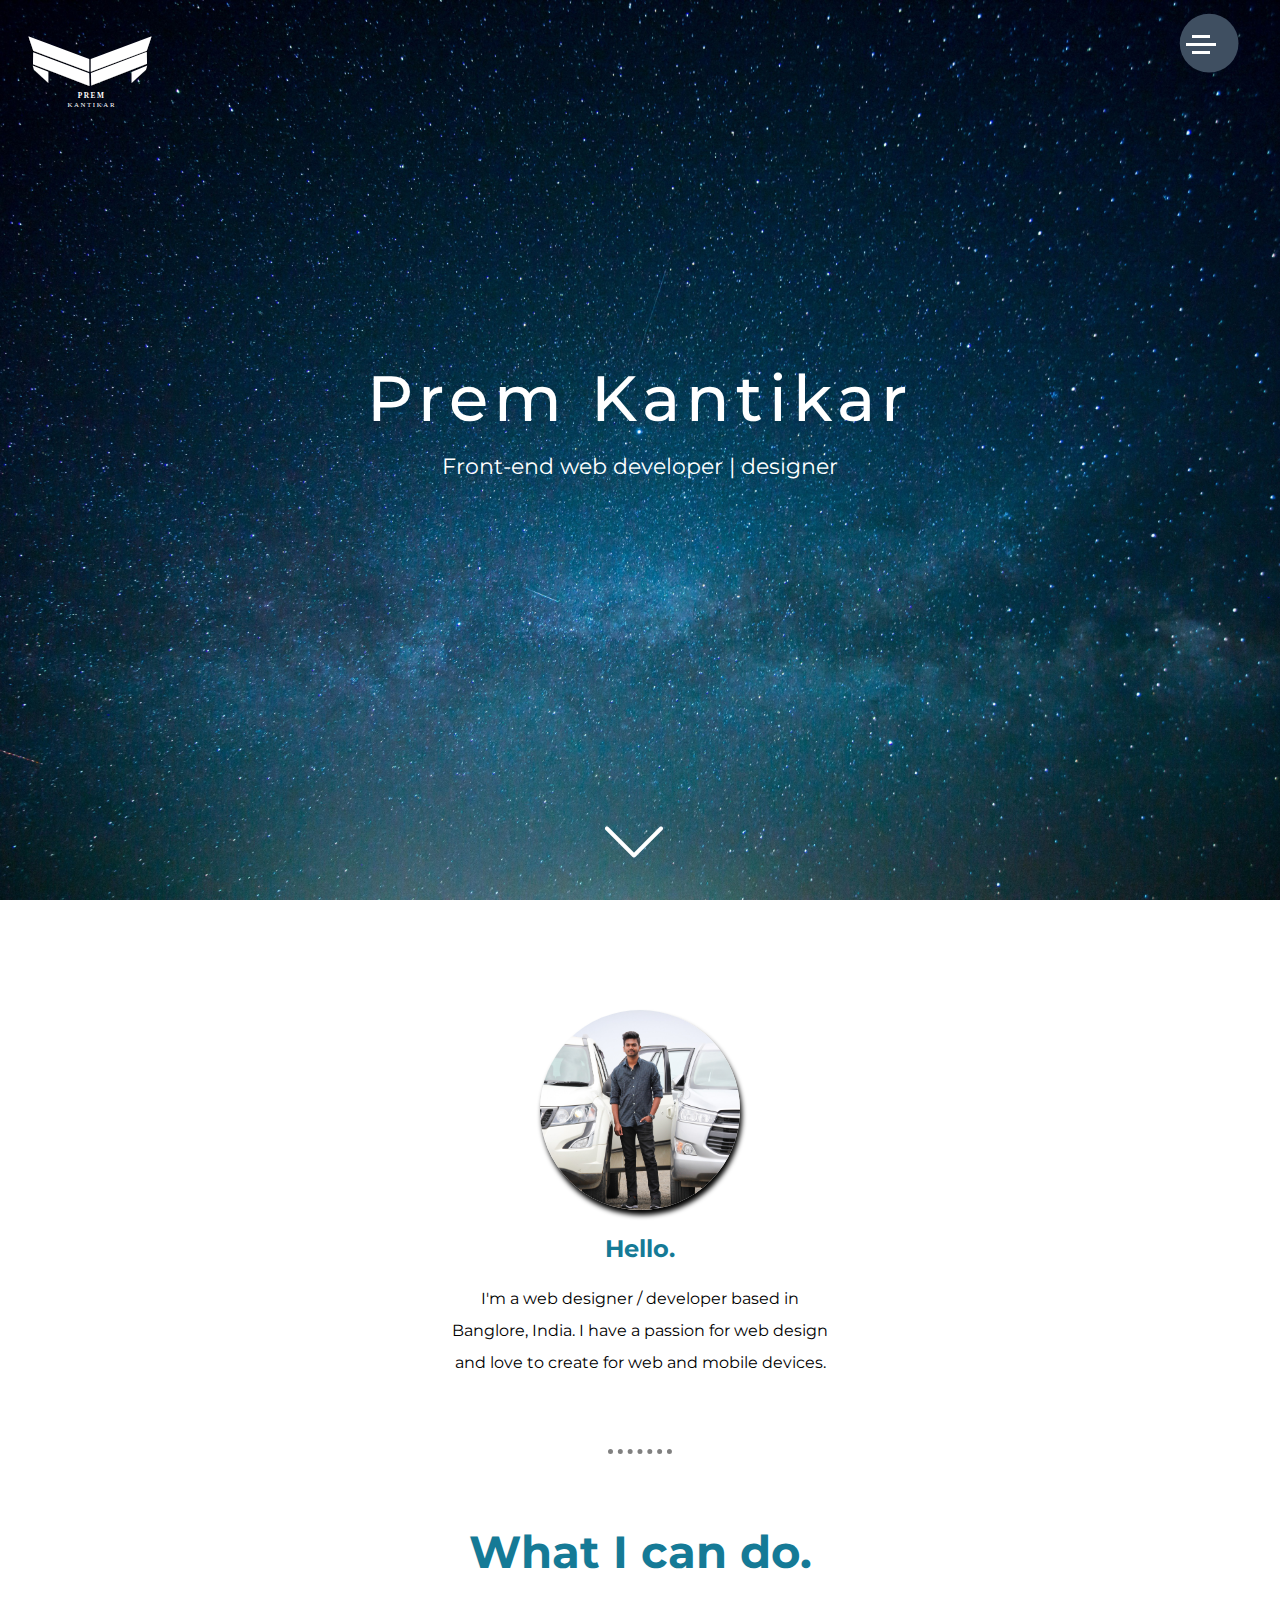
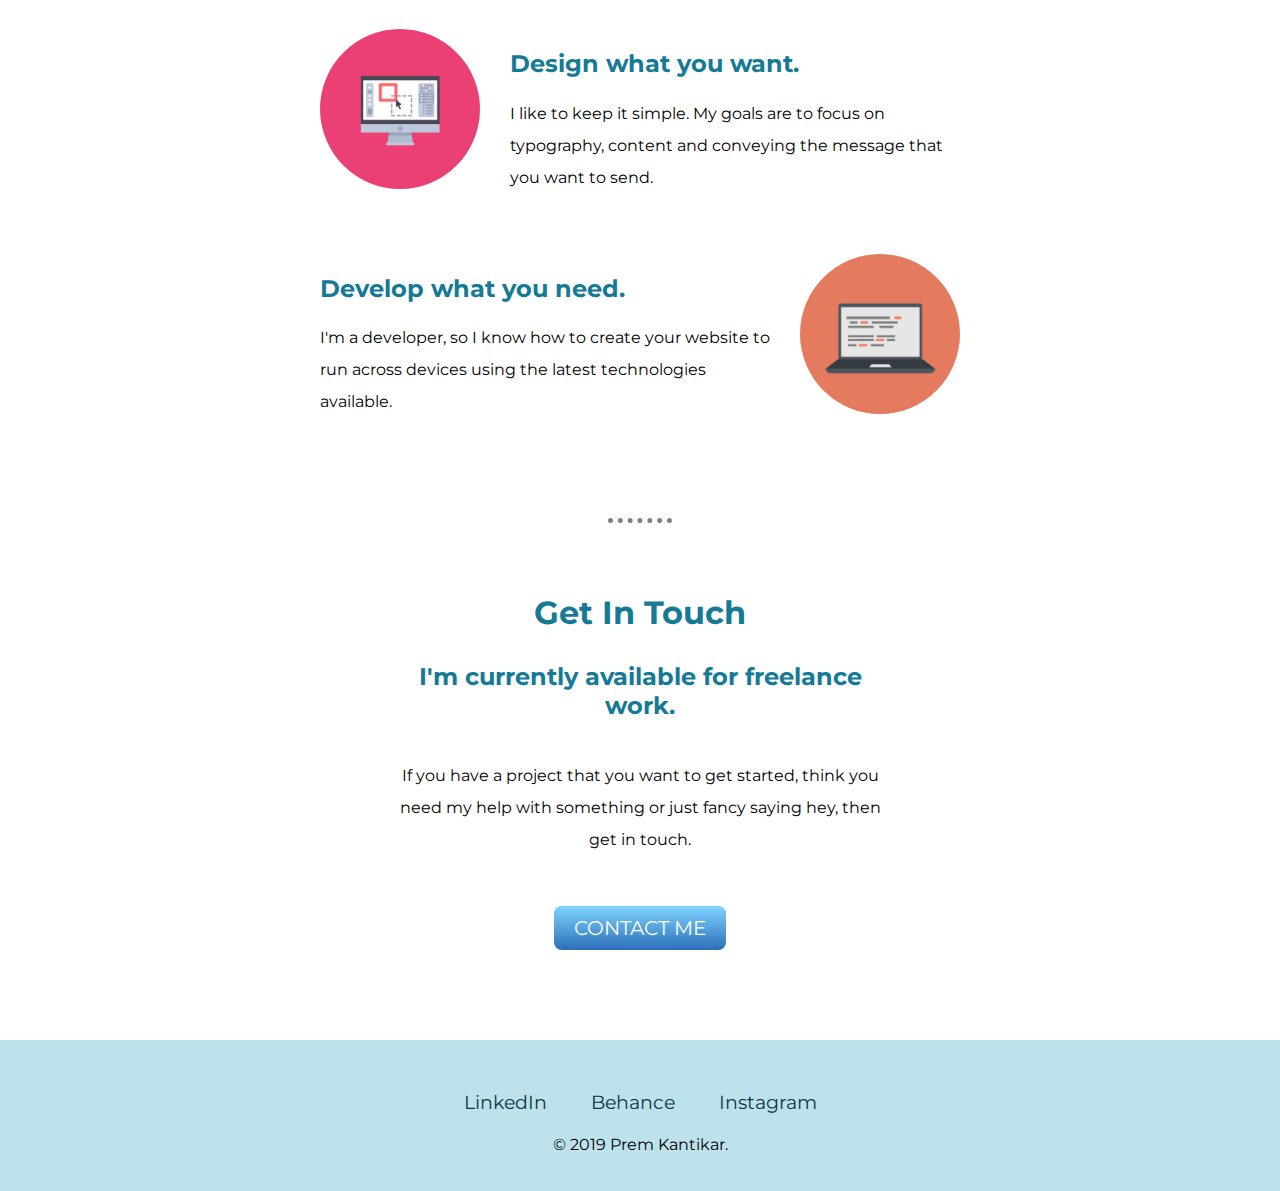
<file: index.html>
<!DOCTYPE html>
<html lang="en">
<head>
    <meta charset="UTF-8">
    <meta name="viewport" content="width=device-width,initial-scale=1.0">
    <meta http-equiv="X-UA-Compatible" content="IE=edge,chrome=1">
    <meta name="HandheldFriendly" content="true">
    <title>Prem Kantikar</title>
    <link rel="stylesheet" href="styles.css">
    <link rel="icon" href="favicon.ico">
    <link href="https://fonts.googleapis.com/css?family=Montserrat&display=swap" rel="stylesheet">
</head>
<body>
<nav>
    <ul id="main-menu">
        <li><a href="#">SERVICES</a></li>
        <li><a href="about.html">ABOUT</a></li>
        <li><a href="work.html">PORTFOLIO</a></li>
        <li><a href="resume.html">RESUME</a></li>
        <li><a href="#last">CONTACT</a></li>
    </ul>
  </nav>
    <div id="menu-toggle">
        <div class="bar short"></div>
        <div class="bar"></div>
        <div class="bar short"></div>
    </div>

    <div class="top">

    <img class="logo" src="CSS - My Site Images/Group 1.svg" alt="">

        <div class="main-text">
            <h1> Prem Kantikar</h1>
            <p class="main-subtitle"> Front-end web developer | designer</p>
          </div>
          <img class="arrow" src="CSS - My Site Images/down-arrow.png" alt="">
    </div>
    <div class="middle-container">
            <div class="profile">
              <img class="propic" src="CSS - My Site Images/pic2.jpeg" alt="profile picture">
              <h2>Hello.</h2>
              <p class="intro">I'm a web designer / developer based in Banglore, 
                India. I have a passion for web design and love to
                 create for web and mobile devices.
                </p>
            </div>
            <hr>
            <div class="skills">
              <h3 class="head3"> What I can do.</h3>
              <div class="skill-row">
                <img class="skilpic" src="CSS - My Site Images/comp1.png" alt="des pic 1">
               <!-- <img class="gif" src="https://media3.giphy.com/media/VekMOjAr9epPajV0pr/200w.webp?cid=790b76115d0d189a6e7456655928d393&rid=200w.webp" alt="">-->
                <h2>Design what you want.</h2>
                <p>I like to keep it simple. My goals are to focus on typography, content and conveying the message that you want to send.</p>
              </div>
              <div class="skill-row">
                <img class="chilli" src="CSS - My Site Images/computer.png" alt="des pic 2">
                <h2>Develop what you need.</h2>
                <p>I'm a developer, so I know how to create your website to run across devices using the latest technologies available.</p>
              </div>
            </div>
            <hr class="line2">
            <section id="last">
            <div class="contact-me">
              <h3 class="last">Get In Touch</h3>
              <h2 class="lasth3">I'm currently available for freelance work.</h2>
              <p class="low">If you have a project that you want to get started, think you need my help with something or just fancy saying hey, then get in touch.</p>
              
            </div>
            <a class="butn" href="mailto:prkantikar69@gmail.com">CONTACT ME</a>
          </div>
          
        
          
          <div class="bottom-container">
            <a class="footer-link" href="https://www.linkedin.com/in/prem-kantikar-849a28131/">LinkedIn</a>
            <a class="footer-link" href="https://www.behance.net/premkantikar">Behance</a>
            <a class="footer-link" href="https://www.instagram.com/premkantikar/">Instagram</a>
            <p class="foot">© 2019 Prem Kantikar.</p>
          </div>
        </section>
   <script src="app.js"></script>
</body>
</html>
</file>
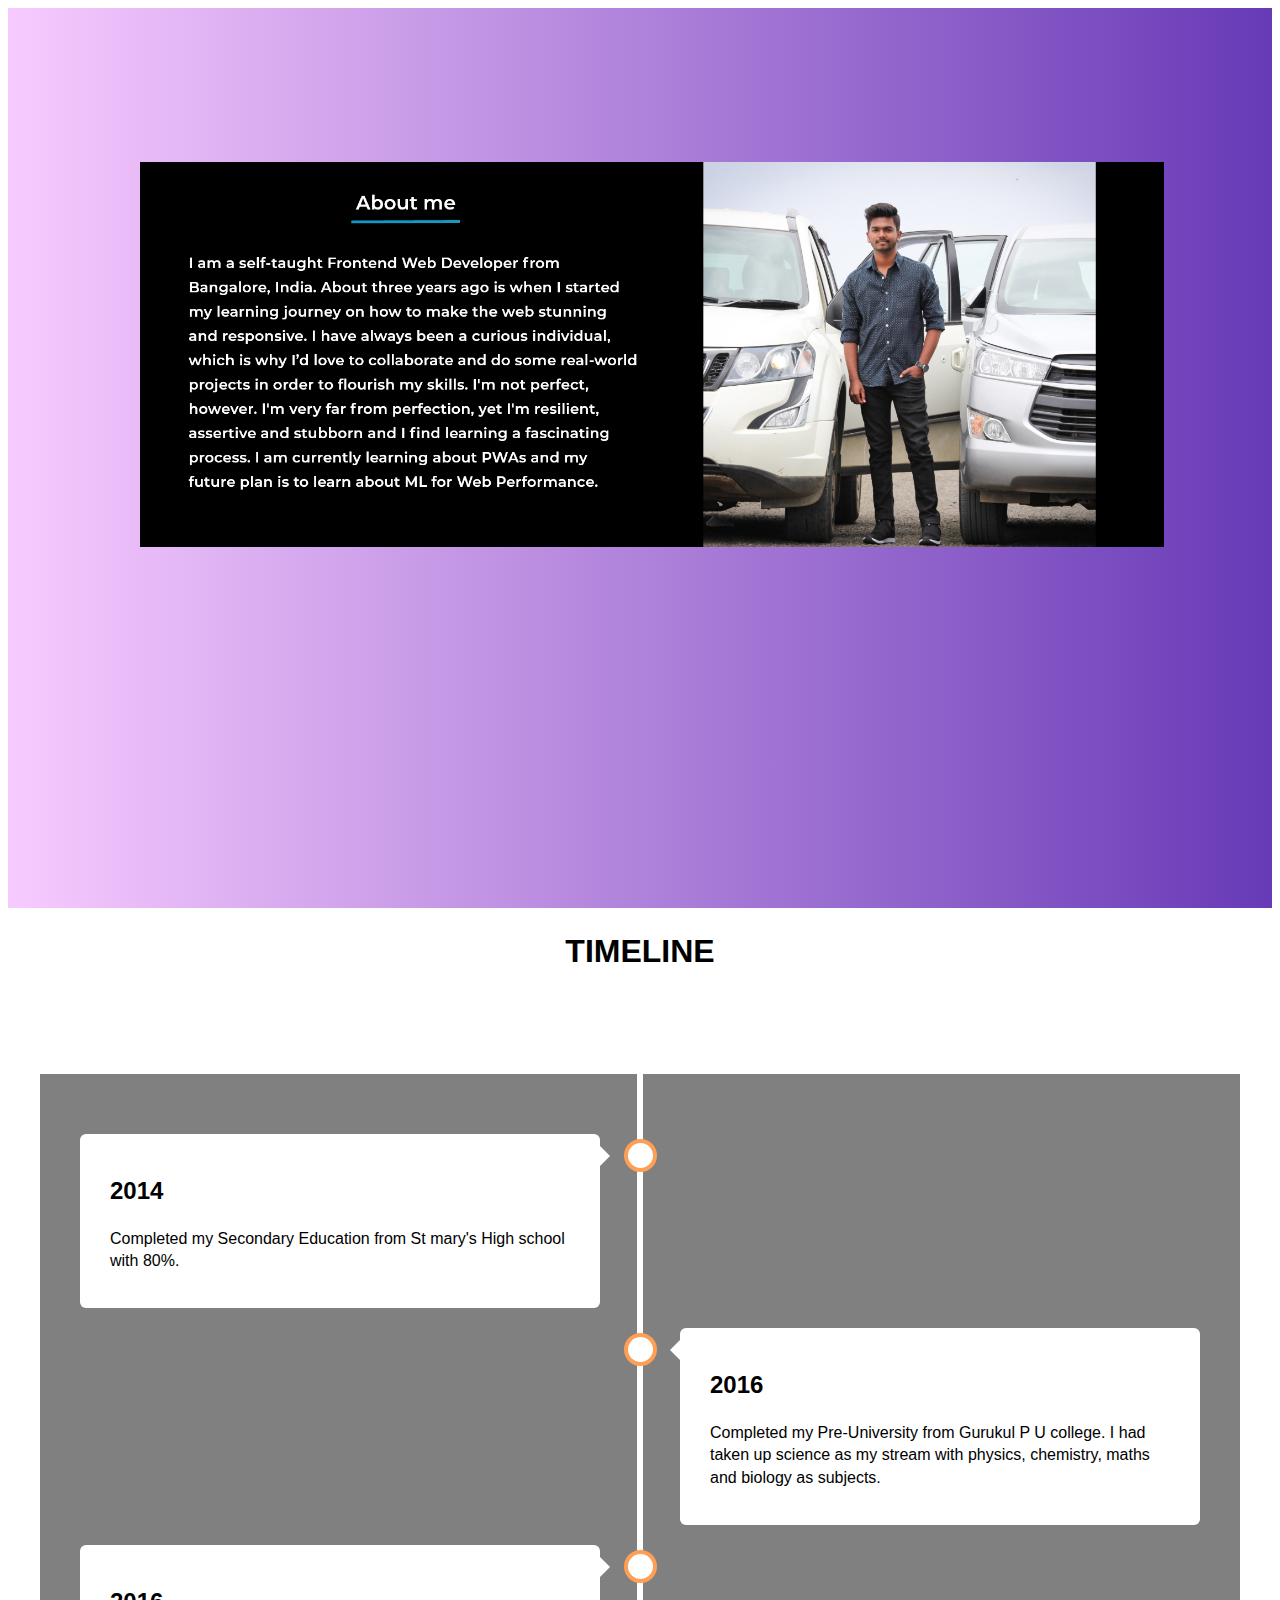
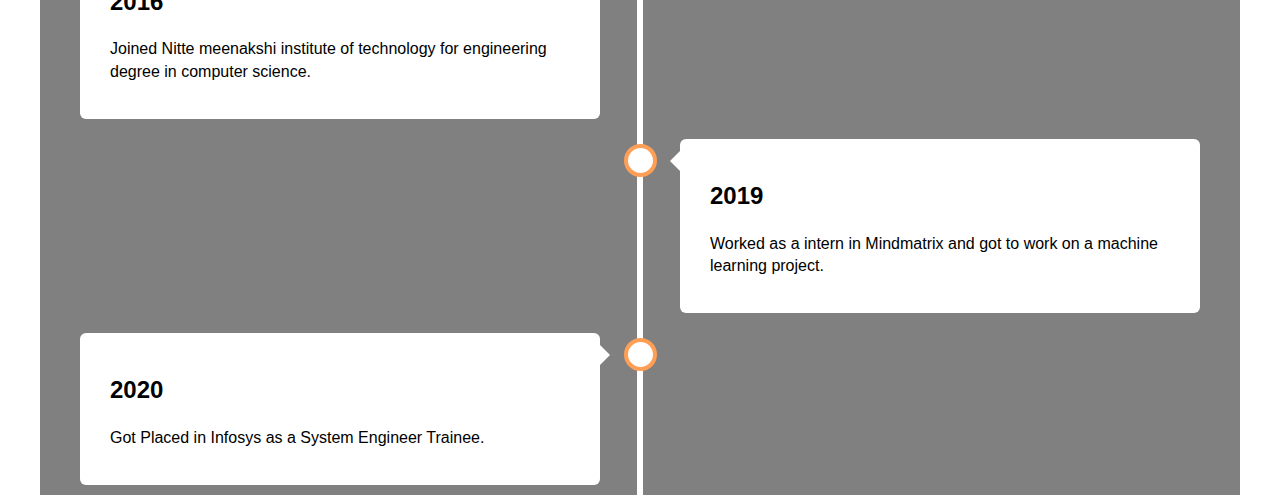
<file: about.html>
<!DOCTYPE html>
<html lang="en">
<head>
    <meta charset="UTF-8">
    <meta name="viewport" content="width=device-width, initial-scale=1.0">
    <meta http-equiv="X-UA-Compatible" content="ie=edge">
    <title>About</title>
    <link rel="stylesheet" href="about.css">
</head>
<body>

  <div class="cover">
  <section id="main">
    
    <div class="imagebox">
      <img src="CSS - My Site Images/Abt–11.jpg" class="abtimag" alt="">
    </div>
      
    
  </section>
</div>

<h1> TIMELINE </h1>
    
        <div class="timeline">
          
                <div class="container left">
                  <div class="content">
                    <h2>2014</h2>
                    <p>Completed my Secondary Education from St mary's High school with 80%.</p>
                  </div>
                </div>
                <div class="container right">
                  <div class="content">
                    <h2>2016</h2>
                    <p>Completed my Pre-University from Gurukul P U college. I had taken up science as my stream with physics, chemistry, maths and biology as subjects.</p>
                  </div>
                </div>
                <div class="container left">
                  <div class="content">
                    <h2>2016</h2>
                    <p> Joined Nitte meenakshi institute of technology for engineering degree in computer science.</p>
                  </div>
                </div>
                <div class="container right">
                  <div class="content">
                    <h2>2019</h2>
                    <p>Worked as a intern in Mindmatrix and got to work on a machine learning project.</p>
                  </div>
                </div>
                <div class="container left">
                  <div class="content">
                    <h2>2020</h2>
                    <p>Got Placed in Infosys as a System Engineer Trainee.</p>
                  </div>
                </div>
               
              </div>

</body>
</html>
</file>
<file: styles.css>
html{

    scroll-behavior: smooth;
}

body{
  margin: 0%;  
  height: 100%;
  width: 100%;
  text-align: center;
  font-family: 'Montserrat', sans-serif;
}

h1{
    color: #ffffff;
    
    font-size: 4rem;
    margin-top: 0;
    margin-bottom: .5rem;
    font-weight: 500;
    line-height: 1.2;
    letter-spacing: 6px;
}

.logo{
    position: absolute;
    left: 2%;
    width: 10%;
    height: 16%;
}

.arrow{
    position: absolute;
    top: 90%;
    left: 47%;
}

.main-text{
    animation: yourAnimation 1s forwards 2s ease-in;
}

@keyframes yourAnimation{
    0%{
        transform: rotate(0) translateY(-25px);
        opacity: 0;
        }
    100%{
        transform: rotate(0);
        opacity: 1;
        }
}


.main-subtitle{
    color: #fff;
    font-size: 22px;
    
}

nav{
    height: 10vh;
    background: #2c70b8;
    position: absolute;
}

li a{
    padding: 19px 10px;
}

#main-menu{
    list-style: none;
    display: flex;
    width: 50%;
    height: 100%;
    justify-content: space-around;
    align-items: center;
    margin-left: auto;
    margin-top: 0;
    position: fixed;
    background: #3f4f61;
    height: 100vh;
    width: 100%;
    flex-direction: column;
    z-index: 2;
    clip-path: circle(2.6% at 91.6% 4.8%);
    -webkit-clip-path: circle(2.6% at 91.6% 4.8%);
    transition: all .5s ease-out;
    
}

#main-menu.open{
    clip-path: circle(135% at 90% -10%);
    -webkit-clip-path: circle(135% at 90% -10%);
    opacity: 1;
}

#main-menu a{
    color: #ececec;
    background: transparent;
}
#menu-toggle{
    width: 30px;
    height: 20px;   
    float: right;
    margin-left: -30px;
    position: sticky;
    top: 5%;
    right: 5%;
    transform: translateY(-50%); 
    z-index: 2;
}

#menu-toggle .bar{
    display: block;    
    height: 3px;
    background-color: #fff;
    margin-bottom: 5px;
    transition: all .4s ease;
}

#menu-toggle .bar:last-child{
    margin-bottom: 0;
}

#menu-toggle .bar.short{
    width: 60%;
    margin-left: auto;
    margin-right: auto;
}

#menu-toggle:hover .bar.short{
    width: 100%;
}

.head3{
    margin-bottom: 50px;
    margin-top: 0;
    font-size: 45px;
    color: #157a96;
}


h2{
    color: #157a96;
}

a{
    color: #0c3946;
    text-decoration: none;
    margin: 10px 20px;
    font-size: 1.2em;
}

a:hover{
    color: black;
}
h3{
    font-size: 2em; 
    color: #157a96;
    margin-bottom: 30px;
    padding-top: 20px ;
}

hr{
    border-style: dotted none none;
    border-width: 5px;
    height: 0;
    width: 5%;
    border-color: grey;
    margin: 70px auto 50px;
}

.lasth3{
    padding-bottom: 20px;
}

.line2{
    margin-top: 40px;
}
p{
    margin: 0 0 10px;
    line-height: 2;
}


.intro{
    width: 30%;
    margin: auto;
}

.middle-container{
    margin: 100px 0;
    /*background-color: #f8f8f8;*/
}

.bottom-container{
    background-color: #bde2ec;
    padding: 50px 0 20px; 
}
.propic{
    margin-top: 10px;
    height: 200px;
    width: 200px;
    border-radius: 50%;
    box-shadow: 2px 5px 5px black; 
}


.chilli{
    width: 25%;
    float: right;
    margin-left: 30px;
    border-radius: 50%;
}
.skill-row{
    width: 50%;
    margin: 0px auto 100px auto;
    text-align: left;
    display: inline-block;
    margin-bottom: 50px;
}

.skilpic{
    width: 25%;
    float: left;
    margin-right: 30px;
    border-radius: 50%;
}



.top{
    min-height: 100vh;
    background-image: url("CSS - My Site Images/cd2.jpg");
    background-size: cover;
    background-attachment: fixed;
    background-position: center center;
}

.main-text{
    top: 40%;
    position: absolute;
    display: block;
    width: 100%;
    text-align: center;
}


.contact-me{
    width: 40%;
    margin: 40px auto 60px;
}

.foot{
    padding-top: 15px;
}

.butn {
    background: #7fd4ff;
    background-image: -webkit-linear-gradient(top, #7fd4ff, #2c70b8);
    background-image: -moz-linear-gradient(top, #7fd4ff, #2c70b8);
    background-image: -ms-linear-gradient(top, #7fd4ff, #2c70b8);
    background-image: -o-linear-gradient(top, #7fd4ff, #2c70b8);
    background-image: linear-gradient(to bottom, #7fd4ff, #2c70b8);
    -webkit-border-radius: 8;
    -moz-border-radius: 8;
    border-radius: 8px;
    font-family: 'Montserrat', sans-serif;
    color: #ffffff;
    font-size: 20px;
    padding: 10px 20px 10px 20px;
    text-decoration: none;
  }
  
  .butn:hover {
    background: #62f5c4;
    background-image: -webkit-linear-gradient(top, #62f5c4, #239972);
    background-image: -moz-linear-gradient(top, #62f5c4, #239972);
    background-image: -ms-linear-gradient(top, #62f5c4, #239972);
    background-image: -o-linear-gradient(top, #62f5c4, #239972);
    background-image: linear-gradient( bottom, #62f5c4, #239972);
    text-decoration: none;
  }

  @media only screen and (max-width:600px) {
    /*For mobile phones:*/
   .mo{
       width: 100%;
   }
    
   .intro{
    width: 100%;   
    margin: auto;
}

.head3{
    margin-bottom: 50px;
    margin-top: 0;
    font-size: 170%;
    color: #157a96;
}

.logo{
    position: absolute;
    top: 2%;
    left: 5%;
    width: 14%;
    height: 6%;
}

#main-menu{
    list-style: none;
    display: flex;
    width: 50%;
    height: 100%;
    justify-content: space-around;
    align-items: center;
    margin-left: auto;
    margin-top: 0;
    padding-right:49px;
    position: fixed;
    background: #3f4f61;
    height: 100vh;
    width: 80%;
    flex-direction: column;
    z-index: 2;
    clip-path: circle(2.6% at 91.6% 4.8%);
    -webkit-clip-path: circle(3.6% at 86.6% 4.8%);
    transition: all .5s ease-out;
    
}

#main-menu.open{
    clip-path: circle(135% at 90% -10%);
    -webkit-clip-path: circle(150% at 90% -10%);
    opacity: 1;
}

#main-menu a{
    color: #ececec;
    background: transparent;
}
#menu-toggle{
    width: 30px;
    height: 20px;   
    float: right;
    margin-left: -30px;
    position: sticky;
    top: 5%;
    right: 5%;
    transform: translateY(-50%); 
    z-index: 2;
}

#menu-toggle .bar{
    display: block;    
    height: 3px;
    background-color: #fff;
    margin-bottom: 5px;
    transition: all .4s ease;
}

#menu-toggle .bar:last-child{
    margin-bottom: 0;
}

#menu-toggle .bar.short{
    width: 60%;
    margin-left: auto;
    margin-right: auto;
}

#menu-toggle:hover .bar.short{
    width: 100%;
}

.arrow{
    position: absolute;
    top: 90%;
    left: 42%;
}

h1 {
    
        font-size: 2rem;
        font-weight: 300;
        letter-spacing: 9px;
    
}

.skilpic{
    width: 75%;
    float: left;
    margin-bottom: 30px;
    margin-left: 28px;
    margin-right: 28px;
    border-radius: 50%;
}

hr{
    border-style: dotted none none;
    border-width: 5px;
    height: 0;
    width: 13%;
    border-color: grey;
    margin: 70px auto 50px;
}

p{
    margin: 0 0 10px;
    line-height: 2;
    text-align: center;
}
.chilli{
    width: 75%;
    float: right;
    border-radius: 50%;
    margin-right: 20px;
    margin-left: 30px;
    padding-left: 0px;
    margin-bottom: 30px;
}
h2{
    color: #157a96;
    text-align: center;
}

.lasth3{
    padding-bottom: 20px;
    width: 102%;
    font-size: 120%;
}

.low{
    width: 200%;
    margin-block-start: 1em;
    margin-block-end: 1em;
    /* margin-right: 50px; */
    margin-inline-start: -68px;
    margin-inline-end: 0px;
}
}
</file>
<file: about.css>
* {
    box-sizing: border-box;
    line-height: 1.4;
  }

  h1{
    text-align: center;
  }
  
  body {
    font-family: 'Montserrat', sans-serif;
  }

  .cover{
    height: 100vh;
    margin: 0;
    padding: 0;
    background-image: linear-gradient(to right, #ec7bff66, #673AB7);
    /*background: #262626;*/
  }

  .abtimag{
    top: 18%;
    position: absolute;
    left: 140px;
    width: 80%;
  }


  /* The actual timeline (the vertical ruler) */
  .timeline {
    position: relative;
    max-width: 1200px;
    margin: 0 auto;
    margin-top: 100px;
    padding-top: 50px;
    background: grey;
  }
  
  /* The actual timeline (the vertical ruler) */
  .timeline::after {
    content: '';
    position: absolute;
    width: 6px;
    background-color: white;
    top: 0;
    bottom: 0;
    left: 50%;
    margin-left: -3px;
  }
  
  /* Container around content */
  .container {
    padding: 10px 40px;
    position: relative;
    background-color: inherit;
    width: 50%;
  }
  
  /* The circles on the timeline */
  .container::after {
    content: '';
    position: absolute;
    width: 25px;
    height: 25px;
    right: -17px;
    background-color: white;
    border: 4px solid #FF9F55;
    top: 15px;
    border-radius: 50%;
    z-index: 1;
  }
  
  /* Place the container to the left */
  .left {
    left: 0;
  }
  
  /* Place the container to the right */
  .right {
    left: 50%;
  }
  
  /* Add arrows to the left container (pointing right) */
  .left::before {
    content: " ";
    height: 0;
    position: absolute;
    top: 22px;
    width: 0;
    z-index: 1;
    right: 30px;
    border: medium solid white;
    border-width: 10px 0 10px 10px;
    border-color: transparent transparent transparent white;
  }
  
  /* Add arrows to the right container (pointing left) */
  .right::before {
    content: " ";
    height: 0;
    position: absolute;
    top: 22px;
    width: 0;
    z-index: 1;
    left: 30px;
    border: medium solid white;
    border-width: 10px 10px 10px 0;
    border-color: transparent white transparent transparent;
  }
  
  /* Fix the circle for containers on the right side */
  .right::after {
    left: -16px;
  }
  
  /* The actual content */
  .content {
    padding: 20px 30px;
    background-color: white;
    position: relative;
    border-radius: 6px;
  }
  
  /* Media queries - Responsive timeline on screens less than 600px wide */
  @media screen and (max-width: 600px) {

    * {
      box-sizing: border-box;
      line-height: 1.4;
    }
  
    h1{
      text-align: center;
    }
    
    body {
      font-family: 'Montserrat', sans-serif;
    }
  
    .cover{
      height: 73vh;
      margin-bottom: 82px;
      padding: 0;
      background-image: linear-gradient(to right, #ec7bff66, #673AB7);
      /*background: #262626;*/
    }
  
    .abtimag{
      top: 30%;
      position: absolute;
      left: 6%;
      width: 87%;
    }
  
  
  
    
      /* Place the timelime to the left */
      .timeline::after {
      left: 31px;
      }
      
      /* Full-width containers */
      .container {
      width: 100%;
      padding-left: 70px;
      padding-right: 25px;
      }
      
      /* Make sure that all arrows are pointing leftwards */
      .container::before {
      left: 60px;
      border: medium solid white;
      border-width: 10px 10px 10px 0;
      border-color: transparent white transparent transparent;
      }
    
      /* Make sure all circles are at the same spot */
      .left::after, .right::after {
      left: 15px;
      }
      
      /* Make all right containers behave like the left ones */
      .right {
      left: 0%;
      }
    }
</file>
